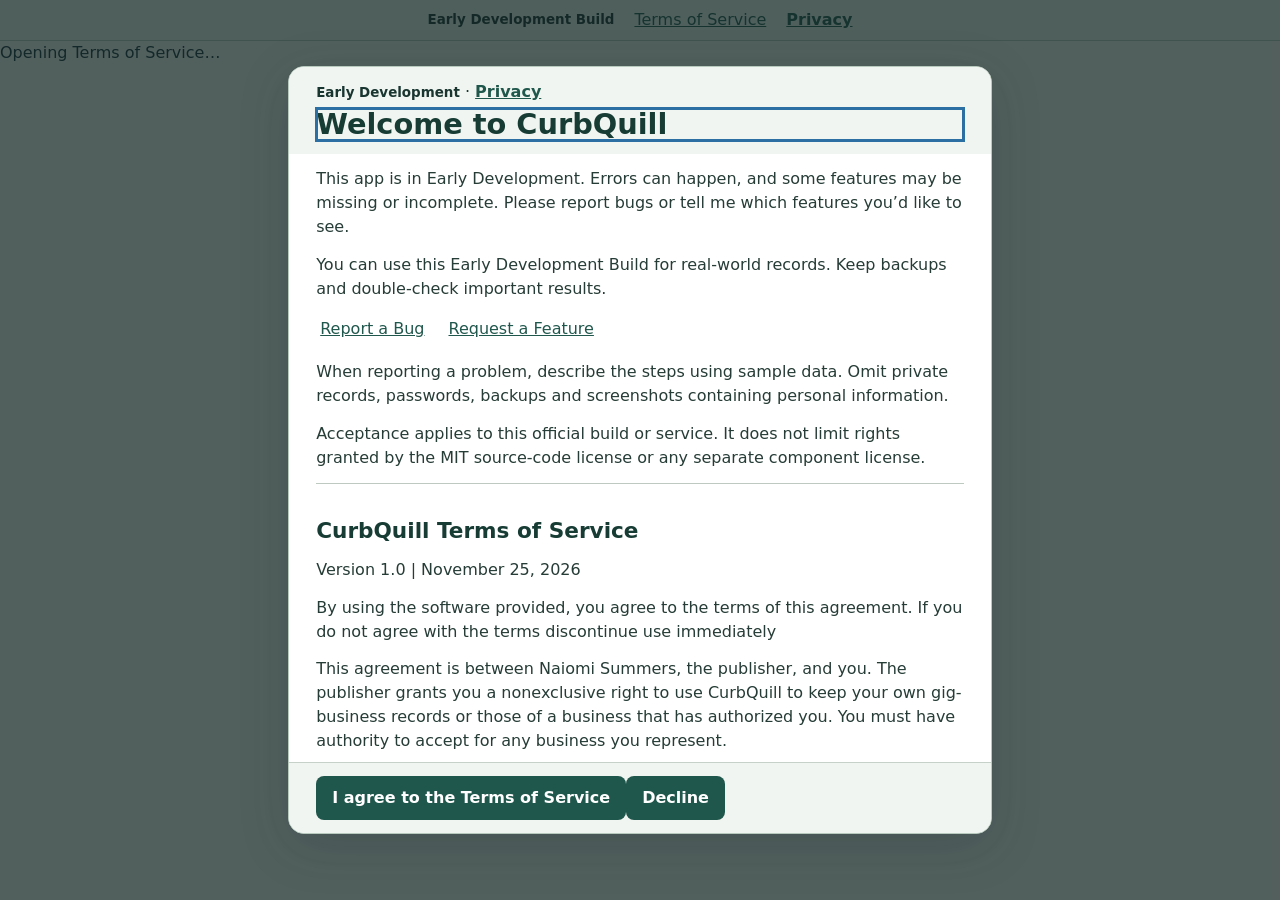
<file: index.html>
<!doctype html>
<html lang="en">
<head>
  <meta charset="utf-8">
  <meta name="viewport" content="width=device-width, initial-scale=1">
  <meta name="theme-color" content="#112c3c">
  <meta name="description" content="CurbQuill is an offline record book for gig workers.">
  <meta http-equiv="Content-Security-Policy" content="default-src 'self'; script-src 'self'; style-src 'self'; img-src 'self'; connect-src 'self'; worker-src 'self'; object-src 'none'; base-uri 'none'; form-action 'none'">
  <title>CurbQuill</title>
  <link rel="icon" href="./assets/icon-192.png">
  <link rel="apple-touch-icon" href="./assets/icon-192.png">
  <link rel="manifest" href="./manifest.webmanifest">
  <link rel="stylesheet" href="./styles.css">
  
<link rel="stylesheet" href="./terms.css"><script type="module" src="./terms-entry.mjs"></script>
</head>
<body>
<p id="terms-loading">Opening Terms of Service…</p><noscript>Enable JavaScript to open this app.</noscript>
<template id="application-template" data-entry="./app.js">
  <a class="skip" href="#main" id="skip-app" hidden>Skip to content</a>
  <div id="gate" class="gate">
    <div class="gate-brand">
      <a class="brand" href="./"><img src="./assets/icon-192.png" alt=""><span>CurbQuill</span></a>
      <div class="gate-intro">
        <p class="gate-title">Bookkeeping for gig work</p>
        <p>Record what you earn and spend. See which earnings your payouts cover.</p>
      </div>
    </div>
    <main class="gate-main" id="unlock-main">
      <div class="gate-content">
        <div class="gate-icon" aria-hidden="true"></div>
        <h1 id="gate-title">Opening CurbQuill</h1>
        <p id="gate-description">Checking local browser storage…</p>
        <form id="gate-form" hidden>
          <label>Password <input id="password" type="password" maxlength="1024" required></label>
          <label id="confirm-label" hidden>Confirm password <input id="confirm-password" type="password" autocomplete="new-password" maxlength="1024"></label>
          <button class="primary" id="gate-action" type="submit">Unlock vault</button>
        </form>
        <p id="gate-error" class="message error" role="alert" hidden></p>
        <div class="gate-offline"><span class="dot" aria-hidden="true"></span><span data-offline>Setting up offline access…</span></div>
        <button class="secondary update" data-update hidden type="button">Apply app update</button>
      </div>
    </main>
  </div>

  <div id="app" class="layout" hidden>
    <aside class="sidebar">
      <div class="sidebar-top">
        <div class="brand"><img src="./assets/icon-192.png" alt=""><span>CurbQuill</span></div>
        <button id="mobile-lock" class="light mobile-lock" type="button">Lock</button>
      </div>
      <nav aria-label="Workspace">
        <button type="button" data-page="book" aria-current="page"><span aria-hidden="true">▤</span>Record book</button>
        <button type="button" data-page="payouts"><span aria-hidden="true">≋</span>Payout review</button>
        <button type="button" data-page="transfer"><span aria-hidden="true">⇄</span>Import &amp; export</button>
        <button type="button" data-page="vault"><span aria-hidden="true">◇</span>Vault</button>
      </nav>
      <div class="sidebar-bottom">
        <p class="offline"><span class="dot" aria-hidden="true"></span><span data-offline>Setting up offline access…</span></p>
        <button class="light update" data-update hidden type="button">Apply app update</button>
        <button class="light" id="desktop-lock" type="button">Lock vault</button>
      </div>
    </aside>

    <main class="main" id="main" tabindex="-1">
      <p id="feedback" class="message" role="status" hidden></p>

      <section id="book" aria-labelledby="book-title" class="page">
        <header class="page-header">
          <div><p class="eyebrow">Bookkeeping</p><h1 id="book-title" tabindex="-1">Record book</h1><p>Track gig income and business expenses in one place.</p></div>
          <button class="primary" id="add-record" type="button"><span aria-hidden="true">＋</span> New record</button>
        </header>
        <section class="summary" aria-labelledby="totals-title">
          <div class="section-title"><h2 id="totals-title">Whole record book</h2><span id="whole-count" class="muted"></span></div>
          <div id="whole-metrics" class="metrics"></div>
        </section>
        <section class="card ledger" aria-labelledby="records-title">
          <div class="section-title ledger-title"><h2 id="records-title">Transactions</h2><button class="text" id="clear-filters" type="button">Clear filters</button></div>
          <form id="filters" class="filters" role="search">
            <label class="search">Search records <input name="query" type="search" placeholder="Notes or reference"></label>
            <label>From <input name="from" type="date" min="2000-01-01" max="2099-12-31"></label>
            <label>Through <input name="through" type="date" min="2000-01-01" max="2099-12-31"></label>
            <label>Category <select name="category"></select></label>
            <label>Platform <select name="platform"></select></label>
          </form>
          <div class="filtered" id="filtered-summary" aria-live="polite"></div>
          <div class="table-wrap" id="ledger-table-wrap">
            <table class="data-table" id="ledger-table">
              <caption class="sr">Transactions in the current view</caption>
              <thead><tr><th scope="col">Date</th><th scope="col">Record</th><th scope="col">Platform</th><th scope="col">Category</th><th class="number" scope="col">Amount</th><th scope="col"><span class="sr">Edit</span></th></tr></thead>
              <tbody id="ledger-body"></tbody>
            </table>
          </div>
          <div class="empty" id="ledger-empty" hidden></div>
          <div id="ledger-pagination" class="pagination" hidden>
            <button class="secondary" id="ledger-prev" type="button">Previous</button>
            <span id="ledger-page"></span>
            <button class="secondary" id="ledger-next" type="button">Next</button>
          </div>
        </section>
      </section>

      <section id="payouts" aria-labelledby="payouts-title" class="page" hidden>
        <header class="page-header">
          <div><p class="eyebrow">Reconciliation</p><h1 id="payouts-title" tabindex="-1">Payout review</h1><p>Match cash received to earnings you’ve already recorded.</p></div>
          <button class="primary" id="add-payout" type="button"><span aria-hidden="true">＋</span> Record payout</button>
        </header>
        <div id="payout-metrics" class="metrics"></div>
        <p id="payout-notice" class="message" hidden>Unexplained cash is listed below. Your recorded earnings may be incomplete.</p>
        <div class="review-columns">
          <section class="card review-card" aria-labelledby="received-title">
            <div class="section-title"><h2 id="received-title">Payouts received</h2>
              <label class="sr" for="payout-status-filter">Payout status</label>
              <select id="payout-status-filter">
                <option value="">All statuses</option><option value="open">Needs explanation</option>
                <option value="pending">Pending review</option><option value="confirmed">Matched</option>
              </select>
            </div>
            <div id="payout-list" class="record-list"></div>
          </section>
          <section class="card review-card" aria-labelledby="outstanding-title">
            <div class="section-title"><div><h2 id="outstanding-title">Unsettled earnings</h2><p class="muted">Balances after confirmed allocations.</p></div></div>
            <div id="outstanding-list" class="record-list"></div>
          </section>
        </div>
      </section>

      <section id="transfer" aria-labelledby="transfer-title" class="page" hidden>
        <header class="page-header"><div><p class="eyebrow">Data transfer</p><h1 id="transfer-title" tabindex="-1">Import &amp; export</h1><p>Bring in a local CSV or prepare a copy of your records.</p></div></header>
        <div class="utility-grid">
          <section class="card utility"><h2>Import a CSV</h2><p>Map columns, check the preview, and review possible duplicates before saving.</p>
            <button class="primary" id="start-import" type="button">Import CSV</button><p id="mapping-count" class="muted"></p></section>
          <section class="card utility"><h2>Export records</h2><p>Choose the entire book or the current filtered view of transactions.</p>
            <button class="secondary" id="start-export" type="button">Export CSV</button></section>
        </div>
        <section class="card utility csv-guide">
          <h2>CSV format</h2>
          <p>Use UTF-8, a header row, dates as YYYY-MM-DD, and positive USD amounts such as <code>35.00</code>. Map a platform and a type, or supply defaults. Use a reference for every row or give the file a stable batch reference.</p>
          <p>Types are <code>income</code>, <code>expense</code>, and <code>payout</code>. A whole-book export includes all three types. Filtered exports include the visible transaction scope across all pages. Use an encrypted backup to preserve payout links, history, and settings.</p>
          <p>For the verified native synthetic CSV, the original columns are recognized. Set a platform label for the imported records.</p>
        </section>
      </section>

      <section id="vault" aria-labelledby="vault-title" class="page" hidden>
        <header class="page-header"><div><p class="eyebrow">Local storage</p><h1 id="vault-title" tabindex="-1">Vault</h1><p>Manage locking, offline access, and encrypted backups.</p></div></header>
        <div class="utility-grid">
          <section class="card utility"><h2>Locking</h2><p>Lock the vault now or choose how long it can sit idle.</p>
            <form id="lock-settings" class="inline-form"><label>Lock after
              <select name="minutes"><option value="1">1 minute</option><option value="5">5 minutes</option><option value="15">15 minutes</option><option value="30">30 minutes</option></select>
            </label><button type="submit" class="secondary">Save setting</button></form>
            <button id="settings-lock" class="text" type="button">Lock now</button>
          </section>
          <section class="card utility"><h2>Offline &amp; installation</h2><p data-offline>Setting up offline access…</p>
            <p>Use your browser’s install or Add to Home Screen option when available.</p>
            <button class="secondary" id="install" type="button" hidden>Install CurbQuill</button>
            <button class="secondary update" data-update hidden type="button">Apply app update</button>
          </section>
          <section class="card utility"><h2>Encrypted backup</h2><p>Download the entire book, including settings and payout reviews. Keep the file and its vault password somewhere you control.</p>
            <button id="backup" class="primary" type="button">Download encrypted backup</button></section>
          <section class="card utility"><h2>Restore a backup</h2><p>Preview an encrypted backup before replacing this vault’s records and settings. You’ll need the password used to create the backup.</p>
            <button id="start-restore" class="secondary" type="button">Restore encrypted backup</button></section>
        </div>
      </section>
    </main>
  </div>

  <dialog id="entry-dialog" aria-labelledby="entry-title">
    <form id="entry-form">
      <div class="dialog-head"><h2 id="entry-title">New record</h2><button class="text" type="button" data-close>Cancel</button></div>
      <div class="dialog-body">
        <div class="form-grid">
          <label>Record type <select name="kind"></select></label>
          <label>Date <input name="date" type="date" min="2000-01-01" max="2099-12-31" required></label>
          <label>Platform <input name="platform" list="platforms" maxlength="70" placeholder="e.g. DoorDash" required></label>
          <label>Source account <input name="account" maxlength="70" placeholder="Optional"></label>
          <label>Category <select name="category"></select></label>
          <label>Amount (USD) <input name="amount" inputmode="decimal" placeholder="0.00" maxlength="10" required></label>
          <label class="span">Reference <input name="reference" maxlength="160" required aria-describedby="reference-hint"></label>
          <p class="form-note span" id="reference-hint">Use the same reference if you retry this record.</p>
          <label class="span">Notes <textarea name="notes" maxlength="800" rows="3" placeholder="Optional"></textarea></label>
          <label class="span" id="correction-label" hidden>Correction reason <input name="reason" maxlength="240"></label>
          <label class="check span" id="distinct-label" hidden><input name="distinct" type="checkbox"> I checked the similar record. This is a separate payment or purchase.</label>
        </div>
        <p class="message error" data-error role="alert" hidden></p>
      </div>
      <div class="dialog-actions"><button class="primary" id="save-entry" type="submit">Save record</button></div>
    </form>
  </dialog>

  <dialog id="match-dialog" class="wide-dialog" aria-labelledby="match-title">
    <form id="match-form">
      <div class="dialog-head"><h2 id="match-title">Match payout</h2><button class="text" type="button" data-close>Close</button></div>
      <div class="dialog-body" id="match-body"></div>
      <div class="dialog-actions" id="match-actions"></div>
    </form>
  </dialog>

  <dialog id="import-dialog" class="wide-dialog" aria-labelledby="import-title">
    <form id="import-form">
      <div class="dialog-head"><h2 id="import-title">Import CSV</h2><button class="text" type="button" data-close>Cancel</button></div>
      <div class="dialog-body">
        <label id="csv-picker">Local CSV file <input id="csv-file" type="file" accept=".csv,text/csv,text/plain"></label>
        <div id="csv-mapping" hidden>
          <p id="csv-filename" class="muted"></p>
          <div class="form-grid">
            <label class="span">Saved mapping <select id="csv-preset"></select></label>
            <div id="mapping-fields" class="form-grid span"></div>
            <label>Default platform <input id="csv-platform" maxlength="70"></label>
            <label>Default source account <input id="csv-account" maxlength="70"></label>
            <label>Default record type <select id="csv-kind"></select></label>
            <label>Batch reference <input id="csv-batch" maxlength="50" placeholder="e.g. delivery-2026-11" aria-describedby="batch-hint"></label>
            <p class="form-note span" id="batch-hint">Required for rows without references. Keep the same batch reference and row order on retry.</p>
          </div>
        </div>
        <section id="csv-preview" aria-labelledby="csv-review-title" hidden>
          <h3 id="csv-review-title" tabindex="-1">Review import</h3>
          <p id="csv-preview-summary"></p>
          <div id="csv-preview-rows" class="preview-scroll" tabindex="0" aria-label="CSV preview rows"></div>
          <label>Save mapping as <input id="csv-mapping-name" maxlength="60" placeholder="Optional"></label>
        </section>
        <p class="message error" data-error role="alert" hidden></p>
      </div>
      <div class="dialog-actions">
        <button class="secondary" id="csv-back" type="button" hidden>Edit mapping</button>
        <button class="primary" id="preview-csv" type="submit" disabled>Preview rows</button>
      </div>
    </form>
  </dialog>

  <dialog id="export-dialog" aria-labelledby="export-title">
    <form id="export-form">
      <div class="dialog-head"><h2 id="export-title">Export CSV</h2><button class="text" type="button" data-close>Cancel</button></div>
      <div class="dialog-body">
        <label>Export scope <select name="scope"></select></label>
        <p class="message warning">CSV is plaintext. Anyone with the file can read its amounts, references, and notes.</p>
      </div>
      <div class="dialog-actions"><button class="primary" type="submit">Download plaintext CSV</button></div>
    </form>
  </dialog>

  <dialog id="restore-dialog" aria-labelledby="restore-title">
    <form id="restore-form">
      <div class="dialog-head"><h2 id="restore-title">Restore encrypted backup</h2><button class="text" type="button" data-close>Cancel</button></div>
      <div class="dialog-body">
        <div id="restore-inputs" class="stack">
          <label>Backup file <input name="file" type="file" accept=".cqvault,application/json" required></label>
          <label>Backup password <input name="password" type="password" maxlength="1024" autocomplete="off" required></label>
        </div>
        <section id="restore-preview" hidden></section>
        <p class="message error" data-error role="alert" hidden></p>
      </div>
      <div class="dialog-actions"><button class="primary" id="restore-submit" type="submit">Preview backup</button></div>
    </form>
  </dialog>
  <datalist id="platforms"></datalist>
</template>
</body>
</html>
</file>
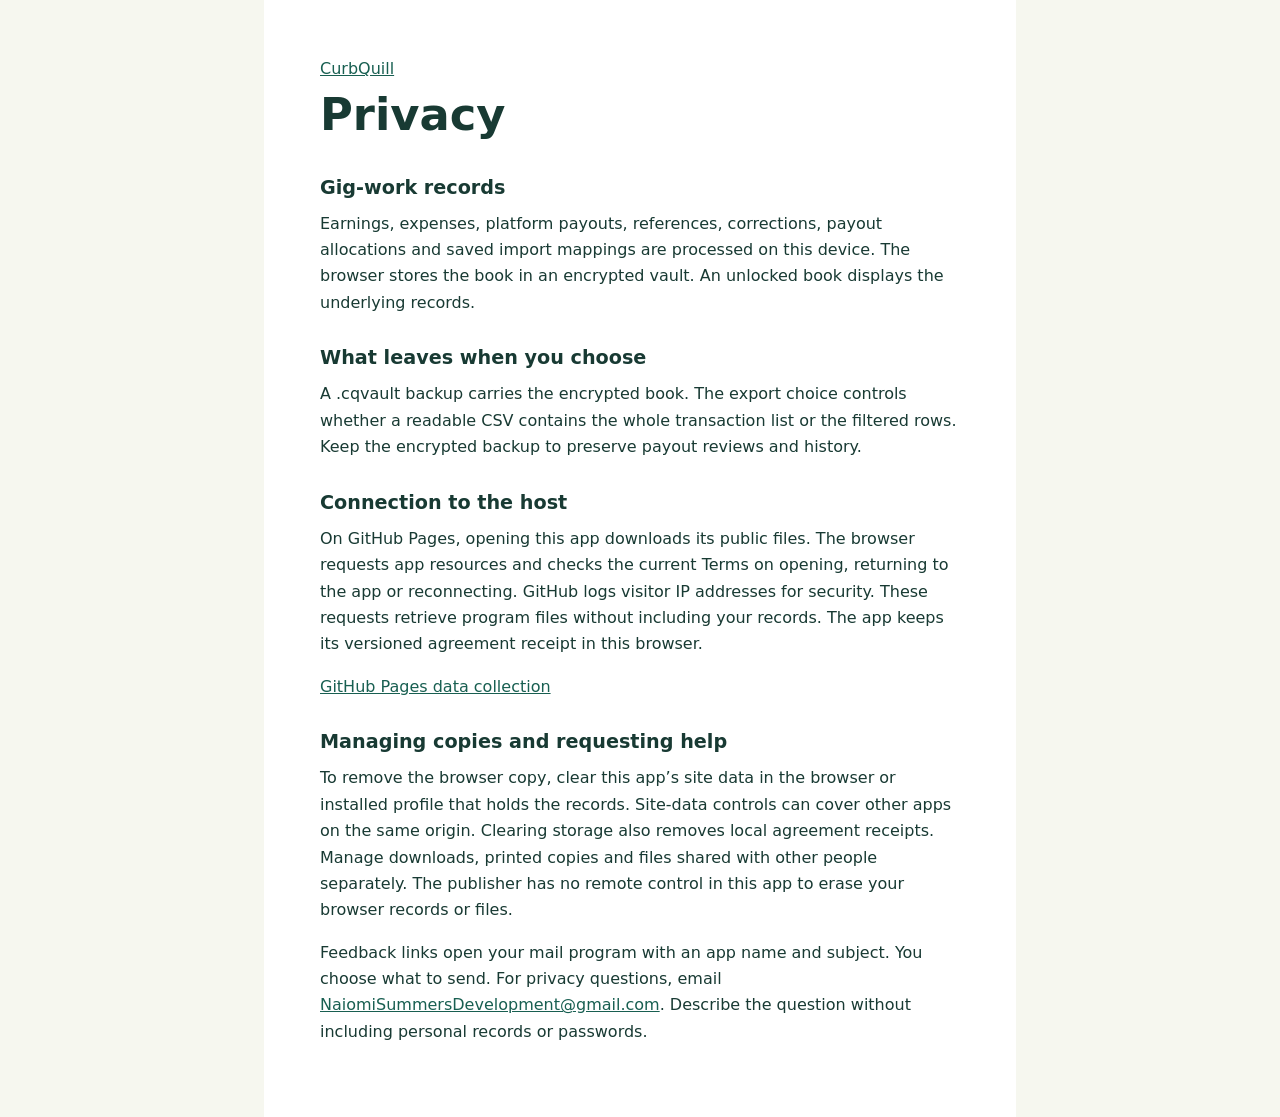
<file: privacy.html>
<!doctype html>
<html lang="en"><head><meta charset="utf-8"><meta name="viewport" content="width=device-width,initial-scale=1">
<meta name="referrer" content="no-referrer"><meta http-equiv="Content-Security-Policy" content="default-src 'none'; style-src 'self'; img-src 'self'; base-uri 'none'; form-action 'none'">
<link rel="icon" href="./assets/icon-192.png"><link rel="stylesheet" href="privacy.css"><title>CurbQuill · Privacy</title></head>
<body><main><a href="./">CurbQuill</a><h1>Privacy</h1>
<h2>Gig-work records</h2><p>Earnings, expenses, platform payouts, references, corrections, payout allocations and saved import mappings are processed on this device. The browser stores the book in an encrypted vault. An unlocked book displays the underlying records.</p>
<h2>What leaves when you choose</h2><p>A .cqvault backup carries the encrypted book. The export choice controls whether a readable CSV contains the whole transaction list or the filtered rows. Keep the encrypted backup to preserve payout reviews and history.</p>
<h2>Connection to the host</h2><p>On GitHub Pages, opening this app downloads its public files. The browser requests app resources and checks the current Terms on opening, returning to the app or reconnecting. GitHub logs visitor IP addresses for security. These requests retrieve program files without including your records. The app keeps its versioned agreement receipt in this browser.</p><p><a href="https://docs.github.com/en/pages/getting-started-with-github-pages/what-is-github-pages#data-collection" rel="noreferrer">GitHub Pages data collection</a></p>
<h2>Managing copies and requesting help</h2><p>To remove the browser copy, clear this app’s site data in the browser or installed profile that holds the records. Site-data controls can cover other apps on the same origin. Clearing storage also removes local agreement receipts. Manage downloads, printed copies and files shared with other people separately. The publisher has no remote control in this app to erase your browser records or files.</p>
<p>Feedback links open your mail program with an app name and subject. You choose what to send. For privacy questions, email <a href="mailto:NaiomiSummersDevelopment@gmail.com">NaiomiSummersDevelopment@gmail.com</a>. Describe the question without including personal records or passwords.</p></main></body></html>
</file>
<file: styles.css>
:root {
  color-scheme: light;
  --navy: #112c3c;
  --navy-light: #1e4052;
  --ink: #182f3a;
  --muted: #50636b;
  --page: #f7f6f1;
  --white: #ffffff;
  --line: #dce2dc;
  --copper: #9b5332;
  --green: #21644f;
  --mint: #eaf3ed;
  --focus: #ae562d;
  --shadow: 0 3px 10px #142e3b08;
  font-family: "Segoe UI", system-ui, sans-serif;
  font-size: 100%;
  color: var(--ink);
  background: var(--page);
}
* { box-sizing: border-box; }
body { margin: 0; min-width: 260px; line-height: 1.55; }
button, input, select, textarea { font: inherit; }
button, a, input, select, textarea { -webkit-tap-highlight-color: transparent; }
:focus-visible { outline: 3px solid var(--focus); outline-offset: 3px; }
[hidden] { display: none !important; }
a { color: var(--green); }
h1, h2, h3, p { margin: 0; }
h1 { font-size: clamp(2.25rem, 4.6vw, 3.65rem); letter-spacing: -.055em; line-height: 1.05; }
h2 { font-size: 1.22rem; letter-spacing: -.025em; line-height: 1.25; }
h3 { font-size: 1.12rem; letter-spacing: -.015em; }
p { overflow-wrap: anywhere; }
.muted { color: var(--muted); font-size: .875rem; }
.sr, .skip:not(:focus) { position: absolute; width: 1px; height: 1px; margin: -1px; overflow: hidden; clip-path: inset(50%); white-space: nowrap; }
.skip:focus { z-index: 3; position: fixed; top: .75rem; left: .75rem; padding: .7rem 1rem; background: white; border-radius: .4rem; }
.brand { display: inline-flex; align-items: center; gap: .7rem; color: inherit; font-size: 1.36rem; font-weight: 750; letter-spacing: -.055em; text-decoration: none; }
.brand img { width: 2.55rem; height: 2.55rem; border-radius: .6rem; }
button { cursor: pointer; min-height: 2.75rem; border-radius: .56rem; border: 1px solid transparent; font-size: .92rem; font-weight: 650; padding: .55rem .9rem; line-height: 1.25; }
button:disabled { opacity: .54; cursor: default; }
.primary { color: white; background: var(--navy); border-color: var(--navy); box-shadow: var(--shadow); }
.primary:hover:enabled { background: var(--navy-light); }
.secondary { color: var(--navy); background: white; border-color: #bfcac8; }
.secondary:hover:enabled { background: #edf3f2; }
.text { color: var(--green); background: transparent; }
.text:hover:enabled { background: var(--mint); }
.light { color: white; background: transparent; border-color: #7393a2; }
.light:hover:enabled { background: var(--navy-light); }
label { display: block; font-size: .88rem; font-weight: 640; min-width: 0; }
input:not([type=checkbox]), select, textarea { width: 100%; display: block; border: 1px solid #b9c7c7; border-radius: .48rem; padding: .54rem .65rem; min-height: 2.7rem; color: var(--ink); background: white; font-size: 1rem; line-height: 1.35; }
select { appearance: none; padding-right: 1.9rem; background-image: linear-gradient(45deg, transparent 50%, #526871 50%), linear-gradient(135deg, #526871 50%, transparent 50%); background-size: 5px 5px, 5px 5px; background-position: right 15px center, right 10px center; background-repeat: no-repeat; }
textarea { resize: vertical; }
input::placeholder, textarea::placeholder { color: #5f6c71; }
label > input:not([type=checkbox]), label > select, label > textarea { margin-top: .31rem; }
input[type=checkbox] { width: 1.13rem; height: 1.13rem; accent-color: var(--green); flex: 0 0 auto; }
.check { display: flex; align-items: flex-start; gap: .45rem; }
.gate { min-height: 100vh; min-height: 100dvh; display: grid; grid-template-columns: minmax(300px, .86fr) 1.14fr; }
.gate-brand { position: relative; background: radial-gradient(ellipse at 12% 88%, #24536a 0%, var(--navy) 67%); color: white; display: flex; flex-direction: column; justify-content: center; gap: 3rem; padding: clamp(1.5rem, 5vw, 5rem); }
.gate-brand .brand { position: absolute; top: clamp(1.5rem, 5vw, 5rem); }
.gate-intro { max-width: 32rem; }
.eyebrow { color: var(--copper); font-size: .82rem; letter-spacing: .12em; font-weight: 750; text-transform: uppercase; }
.gate-title { font-size: clamp(2.65rem, 6vw, 5.3rem); line-height: 1; letter-spacing: -.065em; font-weight: 720; margin: .65rem 0 1.1rem; }
.gate-title + p { color: #d0e2eb; font-size: 1.08rem; max-width: 25rem; }
.gate-main { display: grid; align-items: center; padding: clamp(1.3rem, 5vw, 5rem); }
.gate-content { width: min(100%, 28rem); margin-inline: auto; }
.gate-icon { position: relative; background: #f0e3d9; color: #8b4628; border-radius: .8rem; width: 3.1rem; height: 3.1rem; margin-bottom: 1.3rem; }
.gate-icon::before, .gate-icon::after { content: ""; position: absolute; left: 50%; transform: translateX(-50%); border: 2px solid currentColor; }
.gate-icon::before { width: .92rem; height: .65rem; top: 1.4rem; border-radius: .2rem; }
.gate-icon::after { width: .47rem; height: .55rem; top: .87rem; border-bottom: 0; border-radius: .5rem .5rem 0 0; }
.gate-content h1 { font-size: clamp(2rem, 4vw, 3.1rem); }
.gate-content h1 + p { margin-block: .75rem 1.3rem; color: var(--muted); }
.gate-content form { display: grid; gap: .85rem; }
.gate-content form button { margin-top: .32rem; }
.gate-offline { display: flex; align-items: center; gap: .6rem; color: var(--muted); margin-top: 1.4rem; font-size: .875rem; }
.dot { display: inline-block; width: .48rem; height: .48rem; flex: 0 0 auto; background: #a6805d; border-radius: 50%; }
body.offline-ready .dot { background: #5d9d83; }
.update { margin-top: .55rem; }
.layout { display: grid; grid-template-columns: 228px minmax(0, 1fr); min-height: 100vh; }
.sidebar { position: sticky; top: 0; height: 100vh; height: 100dvh; overflow-y: auto; background: var(--navy); color: white; padding: 1.6rem 1rem 1.1rem; display: flex; flex-direction: column; gap: 2.05rem; }
.sidebar .brand { margin-left: .5rem; }
.sidebar nav { display: grid; gap: .32rem; }
.sidebar nav button { background: transparent; color: #e1ecf1; text-align: left; display: flex; align-items: center; gap: .7rem; min-height: 2.9rem; }
.sidebar nav button:hover, .sidebar nav button[aria-current=page] { background: #23485c; color: white; }
.sidebar nav button[aria-current=page] { box-shadow: inset 3px 0 #e6a376; }
.sidebar nav button span { color: #f0bb96; font-size: 1.15rem; width: 1.15rem; text-align: center; }
.sidebar-bottom { margin-top: auto; display: grid; gap: .4rem; }
.offline { display: flex; align-items: center; gap: .6rem; margin: 0 .1rem .3rem; color: #d5e4ea; font-size: .83rem; }
.mobile-lock { display: none; }
.main { width: min(100%, 1430px); padding: 2.6rem clamp(1.3rem, 3.7vw, 4rem) 4.5rem; margin-inline: auto; }
.page-header { display: flex; gap: 1rem; align-items: end; justify-content: space-between; margin-bottom: 1.9rem; }
.page-header h1 { margin-top: .36rem; }
.page-header h1 + p { color: var(--muted); margin-top: .55rem; }
.page-header button { white-space: nowrap; }
.page-header button span { font-size: 1rem; }
.summary { margin-bottom: 1.65rem; }
.section-title { display: flex; justify-content: space-between; align-items: center; gap: .6rem; margin-bottom: .8rem; }
.metrics { display: grid; grid-template-columns: repeat(4, minmax(0, 1fr)); gap: .65rem; margin-bottom: .5rem; }
.metric { background: var(--white); border: 1px solid var(--line); border-radius: .72rem; min-width: 0; padding: .78rem 1rem .85rem; box-shadow: var(--shadow); }
.metric span { color: var(--muted); font-size: .875rem; font-weight: 620; }
.metric strong { display: block; font-size: clamp(1.18rem, 2.6vw, 2rem); letter-spacing: -.053em; font-variant-numeric: tabular-nums; line-height: 1.17; margin-top: .24rem; overflow-wrap: anywhere; }
.metric small { display: block; margin-top: .38rem; font-size: .78rem; color: var(--muted); }
.metric.accent { background: var(--mint); border-color: #cbdcd1; }
.metric.cash { background: #f3eee8; border-color: #e1d7ca; }
.card { background: white; border: 1px solid var(--line); border-radius: .85rem; box-shadow: var(--shadow); min-width: 0; }
.ledger { overflow: hidden; }
.ledger-title { margin: .9rem 1.15rem .35rem; }
.filters { display: grid; grid-template-columns: 1.5fr repeat(4, minmax(0, 1fr)); gap: .6rem; margin: 0 1.15rem 1rem; }
.filtered { display: flex; flex-wrap: wrap; align-items: baseline; gap: .25rem 1rem; padding: .64rem 1.15rem; border-block: 1px solid var(--line); background: #f2f5f2; font-size: .875rem; color: var(--muted); font-variant-numeric: tabular-nums; }
.filtered strong { color: var(--ink); }
.table-wrap { overflow-x: auto; }
table { width: 100%; border-collapse: collapse; }
th, td { padding: .61rem .7rem; text-align: left; overflow-wrap: anywhere; }
th:first-child, td:first-child { padding-left: 1.15rem; }
th:last-child, td:last-child { padding-right: 1.15rem; }
th { color: var(--muted); font-size: .875rem; }
td { border-top: 1px solid #e9eeea; font-size: .92rem; }
td small, .record-list small { display: block; color: var(--muted); font-size: .82rem; }
td .description { max-width: 34ch; white-space: nowrap; text-overflow: ellipsis; overflow: hidden; }
td button { padding: .4rem .65rem; }
.number { text-align: right; font-variant-numeric: tabular-nums; }
.empty { padding: 2rem 1.15rem; text-align: center; color: var(--muted); }
.empty strong { display: block; color: var(--ink); margin-bottom: .3rem; }
.empty .secondary { margin-top: .85rem; }
.pagination { display: flex; justify-content: end; align-items: center; gap: .7rem; border-top: 1px solid var(--line); padding: .6rem 1.15rem; font-size: .88rem; }
.review-columns, .utility-grid { display: grid; grid-template-columns: 1fr 1fr; gap: .9rem; margin-top: 1rem; }
.review-card, .utility { padding: 1.15rem; }
.review-card .section-title select { width: auto; max-width: 52%; font-size: .875rem; }
.record-list .item { padding: .75rem 0; border-top: 1px solid var(--line); display: flex; justify-content: space-between; align-items: start; gap: .65rem; }
.record-list .item > div { min-width: 0; }
.record-list .item p { overflow-wrap: anywhere; }
.record-list .item .side { text-align: right; flex: 0 0 auto; }
.record-list .item .amount { font-weight: 740; font-variant-numeric: tabular-nums; }
.record-list .item .text { display: block; margin-left: auto; }
.badge { display: inline-block; border-radius: 3rem; padding: .12rem .5rem; background: #f6ead9; color: #735126; font-size: .79rem; font-weight: 690; margin-top: .26rem; }
.badge.confirmed { background: var(--mint); color: #23624d; }
.badge.pending { background: #e8eff4; color: #34596f; }
.utility p { color: var(--muted); margin-top: .48rem; }
.utility button, .utility .inline-form { margin-top: .85rem; }
.utility .inline-form button { margin-top: 0; }
.csv-guide { margin-top: .9rem; }
.inline-form { display: flex; align-items: end; gap: .65rem; flex-wrap: wrap; }
.inline-form label { flex: 1 1 8rem; }
.message { margin-block: .75rem; padding: .65rem .8rem; border: 1px solid #bfd5ca; border-radius: .55rem; background: #edf5ef; color: #275542; font-size: .9rem; }
.main > .message { margin: 0 0 .9rem; }
.message.error { background: #fbeeea; border-color: #e9c3b7; color: #8a341e; }
.message.warning { background: #fcf1dd; border-color: #ecd0a4; color: #6c461d; }
dialog { border: 1px solid #cbd5d1; border-radius: .9rem; width: min(calc(100% - 1.4rem), 34rem); max-height: min(90vh, 90dvh); padding: 0; color: var(--ink); box-shadow: 0 12px 55px #0a212e45; }
dialog.wide-dialog { width: min(calc(100% - 1.4rem), 51rem); }
dialog::backdrop { background: #0d2439a3; }
dialog > form { max-height: min(89vh, 89dvh); display: flex; flex-direction: column; }
.dialog-head, .dialog-actions { padding: .62rem 1rem; display: flex; gap: .6rem; justify-content: space-between; align-items: center; border-bottom: 1px solid var(--line); }
.dialog-head button { flex-shrink: 0; }
.dialog-body { padding: 1rem; overflow-y: auto; }
.dialog-actions { border-bottom: 0; border-top: 1px solid var(--line); justify-content: end; flex-wrap: wrap; }
.form-grid { display: grid; grid-template-columns: 1fr 1fr; gap: .68rem; }
.form-grid .span { grid-column: 1 / -1; }
.form-note { font-size: .875rem; color: var(--muted); }
.stack { display: grid; gap: .75rem; }
.match-summary { margin: .65rem 0; }
.match-summary .metrics { margin: .55rem 0 0; }
.match-summary .metric strong { font-size: clamp(1.1rem, 2vw, 1.5rem); }
.match-links { display: grid; gap: .6rem; margin: .6rem 0; }
.allocation { display: grid; grid-template-columns: 1fr 8rem auto; gap: .55rem; align-items: end; }
.related-summary { padding: .55rem 0; border-top: 1px solid var(--line); margin-top: .4rem; }
.dialog-body details { margin-top: .8rem; }
.dialog-body summary { font-weight: 650; cursor: pointer; padding-block: .35rem; }
.preview-scroll { max-height: 19rem; overflow: auto; margin: .7rem 0; border: 1px solid var(--line); border-radius: .55rem; }
.preview-scroll table { min-width: 37rem; }
.preview-scroll th { position: sticky; top: 0; background: #f2f5f2; }
.preview-scroll small { white-space: pre-wrap; }
.preview-scroll td:first-child, .preview-scroll th:first-child { padding-left: .7rem; }
#csv-filename { padding-block: .65rem; }
#restore-preview p + p { margin-top: .55rem; }
@media (max-width: 1050px) {
  .filters { grid-template-columns: repeat(4, minmax(0, 1fr)); }
  .filters .search { grid-column: 1 / -1; }
  .layout { grid-template-columns: 200px minmax(0, 1fr); }
}
@media (max-width: 780px) {
  .layout { display: block; }
  .sidebar { position: static; height: auto; padding: .8rem .75rem .55rem; gap: .5rem; }
  .sidebar-top { display: flex; justify-content: space-between; align-items: center; gap: .4rem; }
  .sidebar .brand { margin-left: .25rem; }
  .sidebar nav { grid-template-columns: repeat(4, 1fr); gap: .22rem; }
  .sidebar nav button { padding: .37rem .2rem; font-size: .8rem; line-height: 1.15; text-align: center; flex-direction: column; justify-content: center; gap: .18rem; }
  .sidebar nav button[aria-current=page] { box-shadow: inset 0 -2px #e6a376; }
  .sidebar-bottom { display: none; }
  .mobile-lock { display: inline-block; }
  .main { padding: 1.4rem .85rem 3rem; }
  .page-header { margin-bottom: 1.25rem; }
  .gate { display: block; }
  .gate-brand { padding: 1rem 1.3rem 1.3rem; gap: .75rem; }
  .gate-brand .brand { position: static; }
  .gate-title { display: none; }
  .gate-title + p { font-size: .95rem; margin-top: .2rem; }
  .gate-main { padding: 1.55rem 1.3rem 2rem; }
}
@media (max-width: 600px) {
  .metrics, .filters { grid-template-columns: 1fr 1fr; }
  .page-header { align-items: flex-start; flex-direction: column; gap: .65rem; }
  .review-columns, .utility-grid { grid-template-columns: minmax(0, 1fr); }
  .data-table, .data-table tbody { display: block; }
  .data-table thead { position: absolute; width: 1px; height: 1px; clip-path: inset(50%); overflow: hidden; }
  .data-table tr { display: grid; grid-template-columns: minmax(0, 1fr) auto; padding: .5rem .75rem; border-bottom: 1px solid #e9eeea; }
  .data-table td, .data-table td:first-child, .data-table td:last-child { padding: .2rem .4rem; border: 0; }
  .data-table td:nth-child(2) { grid-row: 1; grid-column: 1; }
  .data-table td:nth-child(1) { grid-row: 2; grid-column: 1; color: var(--muted); }
  .data-table td:nth-child(3) { grid-row: 3; grid-column: 1; }
  .data-table td:nth-child(4) { grid-row: 4; grid-column: 1; color: var(--muted); }
  .data-table td:nth-child(5) { grid-row: 1 / 3; grid-column: 2; }
  .data-table td:nth-child(6) { grid-row: 3 / 5; grid-column: 2; text-align: right; }
  .record-list .item .side { max-width: 44%; }
  .allocation { grid-template-columns: 1fr auto; }
  .allocation label:first-child { grid-column: 1 / -1; }
}
@media (max-width: 360px) {
  .form-grid { grid-template-columns: minmax(0, 1fr); }
  .sidebar nav button { font-size: .74rem; }
  .metric { padding-inline: .6rem; }
}
</file>
<file: terms.css>
.terms-bar,.terms-sheet { font: 400 1rem/1.5 system-ui, sans-serif; color: #19352f; }
.terms-bar { position: relative; z-index: 1; display:flex; align-items:center; justify-content:center; flex-wrap:wrap; gap:.25rem 1rem; padding:.25rem .75rem; background:#edf4ee; border-bottom:1px solid #b8cabe; }
.terms-bar span,.terms-title strong { font-weight:700; font-size:.84rem; }
.terms-bar button,.terms-feedback a { background:transparent; color:#20574c; font:inherit; text-decoration:underline; border:none; box-shadow:none; min-height:32px; padding:.15rem .25rem; cursor:pointer; }
dialog.terms-sheet { position:fixed; inset:0; margin:auto; width:min(44rem,calc(100vw - 1.5rem)); max-width:none; height: min(48rem,calc(100dvh - 1.5rem)); max-height:calc(100% - 1rem); padding:0; border:1px solid #b8cabe; border-radius:1rem; background:#fff; box-shadow:0 12px 50px #132a2933; overflow:hidden; }
dialog.terms-sheet:not([open]) { display:none; }
.terms-sheet::backdrop { background:rgba(18,38,36,.72); }
.terms-frame { height:100%; display:grid; grid-template-rows:auto minmax(0,1fr) auto; }
.terms-title,.terms-foot { padding:.8rem clamp(.85rem,4vw,1.7rem); background:#f0f5f1; }
.terms-sheet h1 { color:#173c34; font:650 clamp(1.15rem,4vw,1.8rem)/1.15 system-ui,sans-serif; margin:.25rem 0 0; letter-spacing:normal; }
.terms-scroll { padding:0 clamp(.85rem,4vw,1.7rem) 1rem; overflow:auto; overscroll-behavior:contain; }
.terms-scroll p { color:#263c36; font:inherit; margin:.85em 0; }
.terms-scroll article { border-top:1px solid #bdc9c1; padding-top:.6rem; }
.terms-scroll h2,.terms-scroll h3 { color:#173c34; line-height:1.25; letter-spacing:normal; margin:1.1em 0 .35em; }
.terms-scroll h2 { font-size:1.35rem; } .terms-scroll h3 { font-size:1.05rem; }
.terms-scroll { overflow-wrap:anywhere; }
.terms-feedback { display:flex; gap:1rem; flex-wrap:wrap; }
.terms-foot { border-top:1px solid #c6d1ca; }
.terms-foot button { background:#20574c; color:white; border:0; border-radius:.5rem; padding:.65rem 1rem; font:600 1rem/1.3 system-ui,sans-serif; min-height:44px; cursor:pointer; }
.terms-error { color:#8e2720; margin:0 0 .5rem; } .terms-error:empty { display:none; }
.terms-sheet :focus-visible,.terms-bar :focus-visible { outline:3px solid #2c70a3; outline-offset:-2px; }
@media print { .terms-bar { display:none; } }


.terms-bar[hidden],.terms-review[hidden] { display:none; }

.terms-bar .privacy-link,.terms-title .privacy-link { color:#20574c; text-decoration:underline; font-weight:600; }
</file>
<file: privacy.css>
* { box-sizing:border-box; }
body { margin:0; color:#183a33; background:#f6f7ef; font:1rem/1.65 system-ui,sans-serif; }
main { max-width:47rem; margin:auto; padding:clamp(1.25rem,5vw,3.5rem); background:#fff; min-height:100vh; overflow-wrap:anywhere; }
h1 { font-size:clamp(1.8rem,6vw,2.8rem); line-height:1.1; margin:.5rem 0 2rem; }
h2 { margin:1.65rem 0 .25rem; font-size:1.2rem; } p { margin:.45rem 0 1rem; }
a { color:#185f51; } a:focus-visible { outline:3px solid #2568aa; outline-offset:3px; }
</file>
